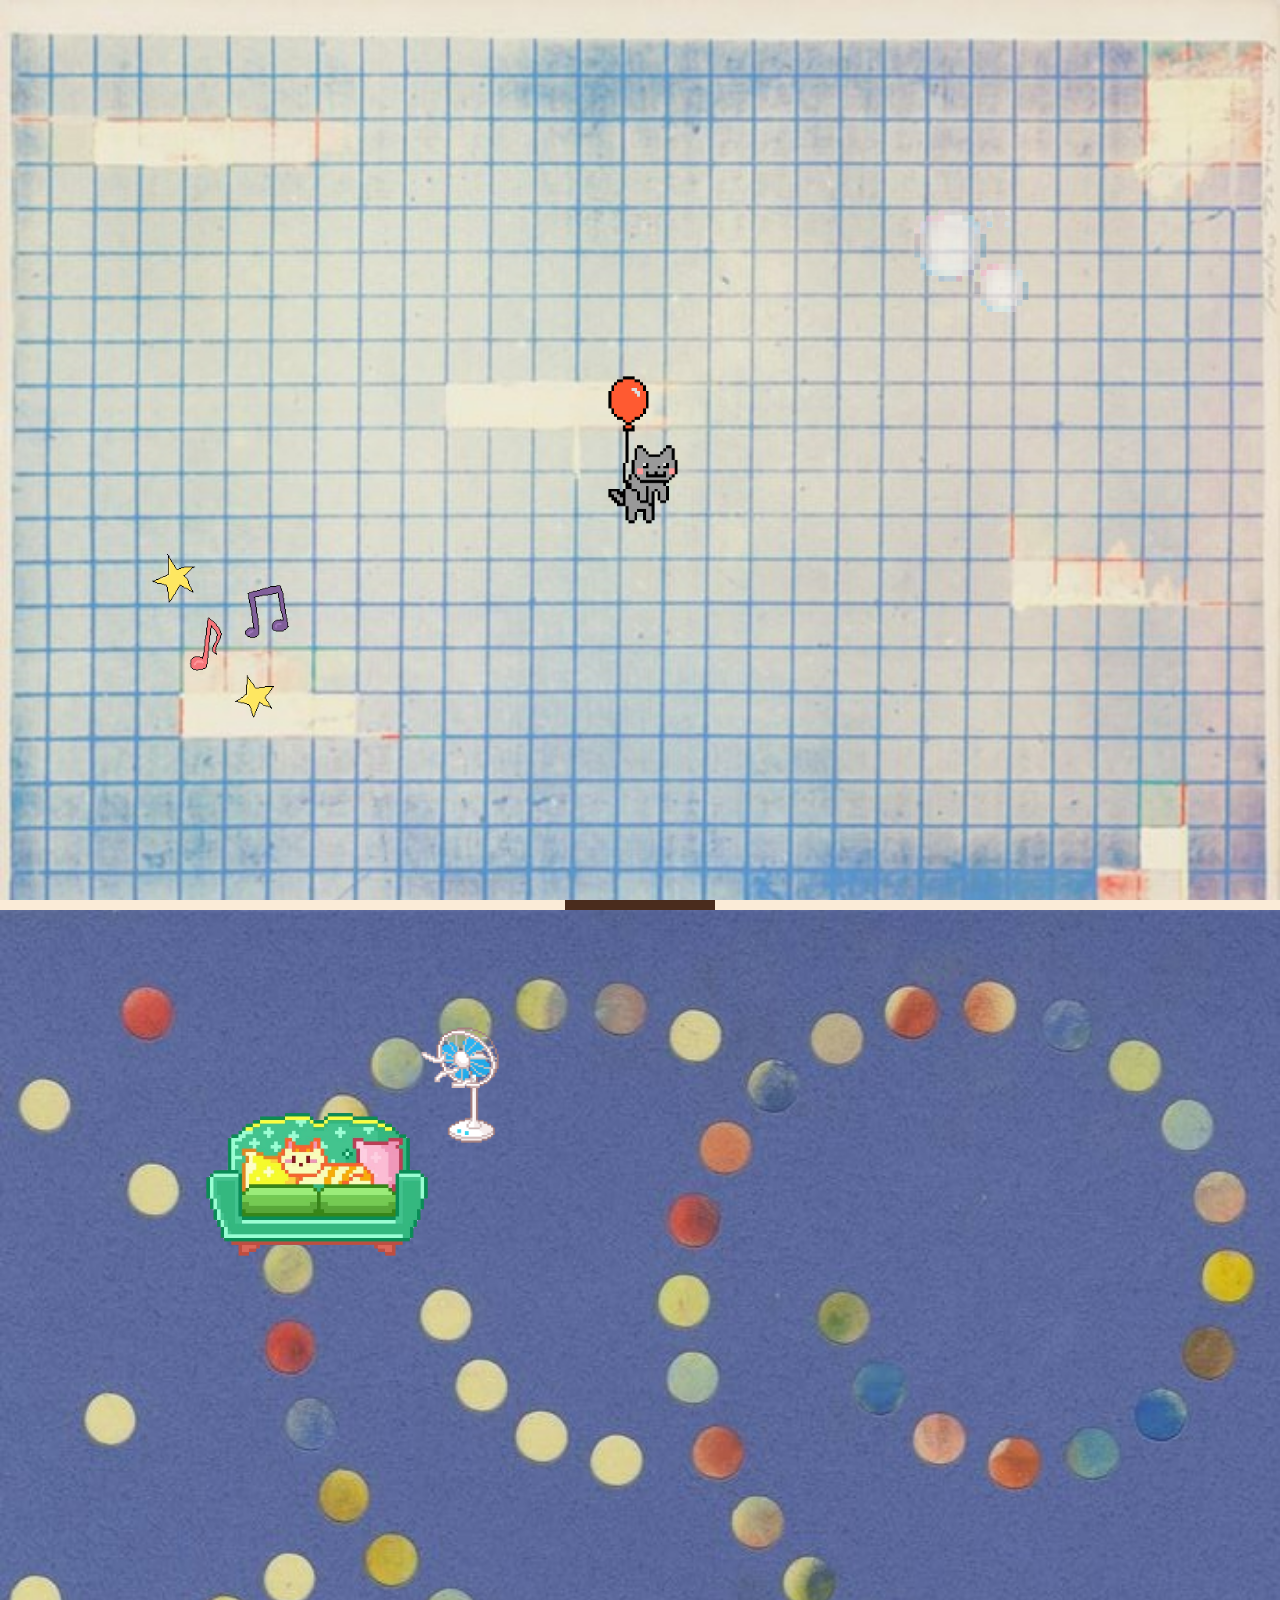
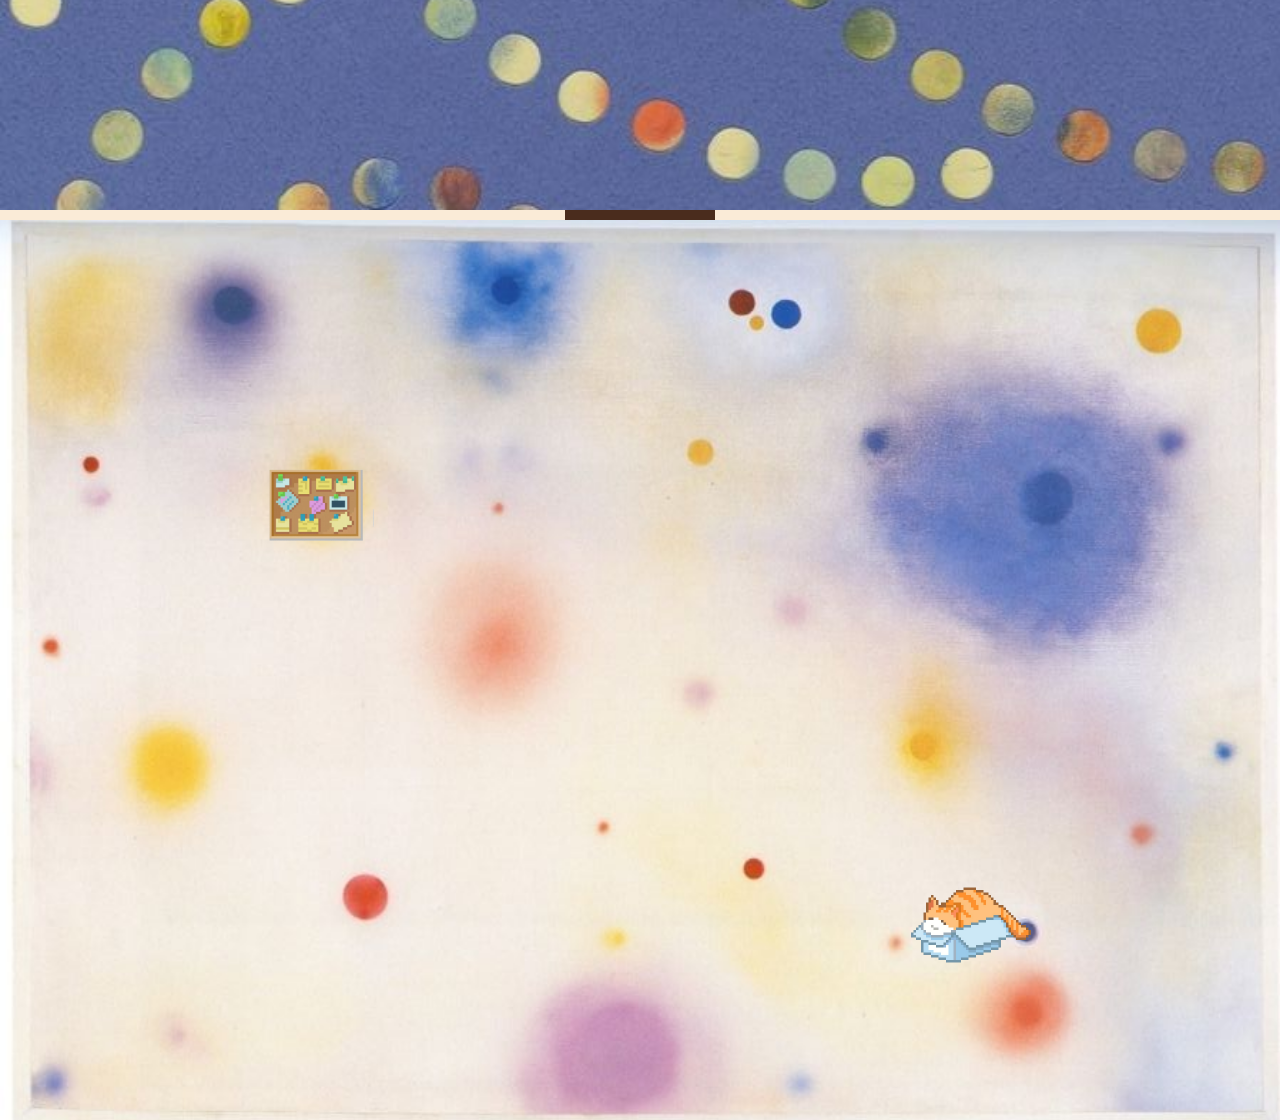
<file: Backroom copy/index.html>
<!DOCTYPE html>

<html>

    <head>

        <title>Backrooms</title>

        <meta name="description" content="Ivy Chang's Backrooms Project">
        <meta name="keywords" content="HTML, CSS">
        <meta name="author" content="Ivy Chang">

        <link rel="stylesheet" href="includes/style.css">

    </head>

    <body>

        <img id="cat" src="sources/cat.gif"/>

        <div id="room-1" class="rooms">
            <img id="music-note" class="room-item" src="images/song-pixel.gif"/>
            <img id="bubble" class="room-item" src="images/bubble.png"/>
        </div>

        <div class="wall">
            <div class="front-door"></div>
        </div>

        <div id="room-2" class="rooms">
            <div id="furniture-group">
                <img id="sofa" class="room-item" src="images/sofa.png"/>
                <img id="fan" class="room-item" src="images/fan.gif"/>
            </div>
        </div>

        <div class="wall">
            <div class="front-door"></div>
        </div>

        <div id="room-3" class="rooms">
            <div class="radial-gradient"></div>
            <img id="clipboard" class="room-item" src="images/clipboard.png"/>
            <img id="resting-cat" class="room-item" src="images/resting-cat.png"/>
        </div>
        
        <script type="text/javascript" src="includes/script.js"></script>
    </body>

</html>
</file>
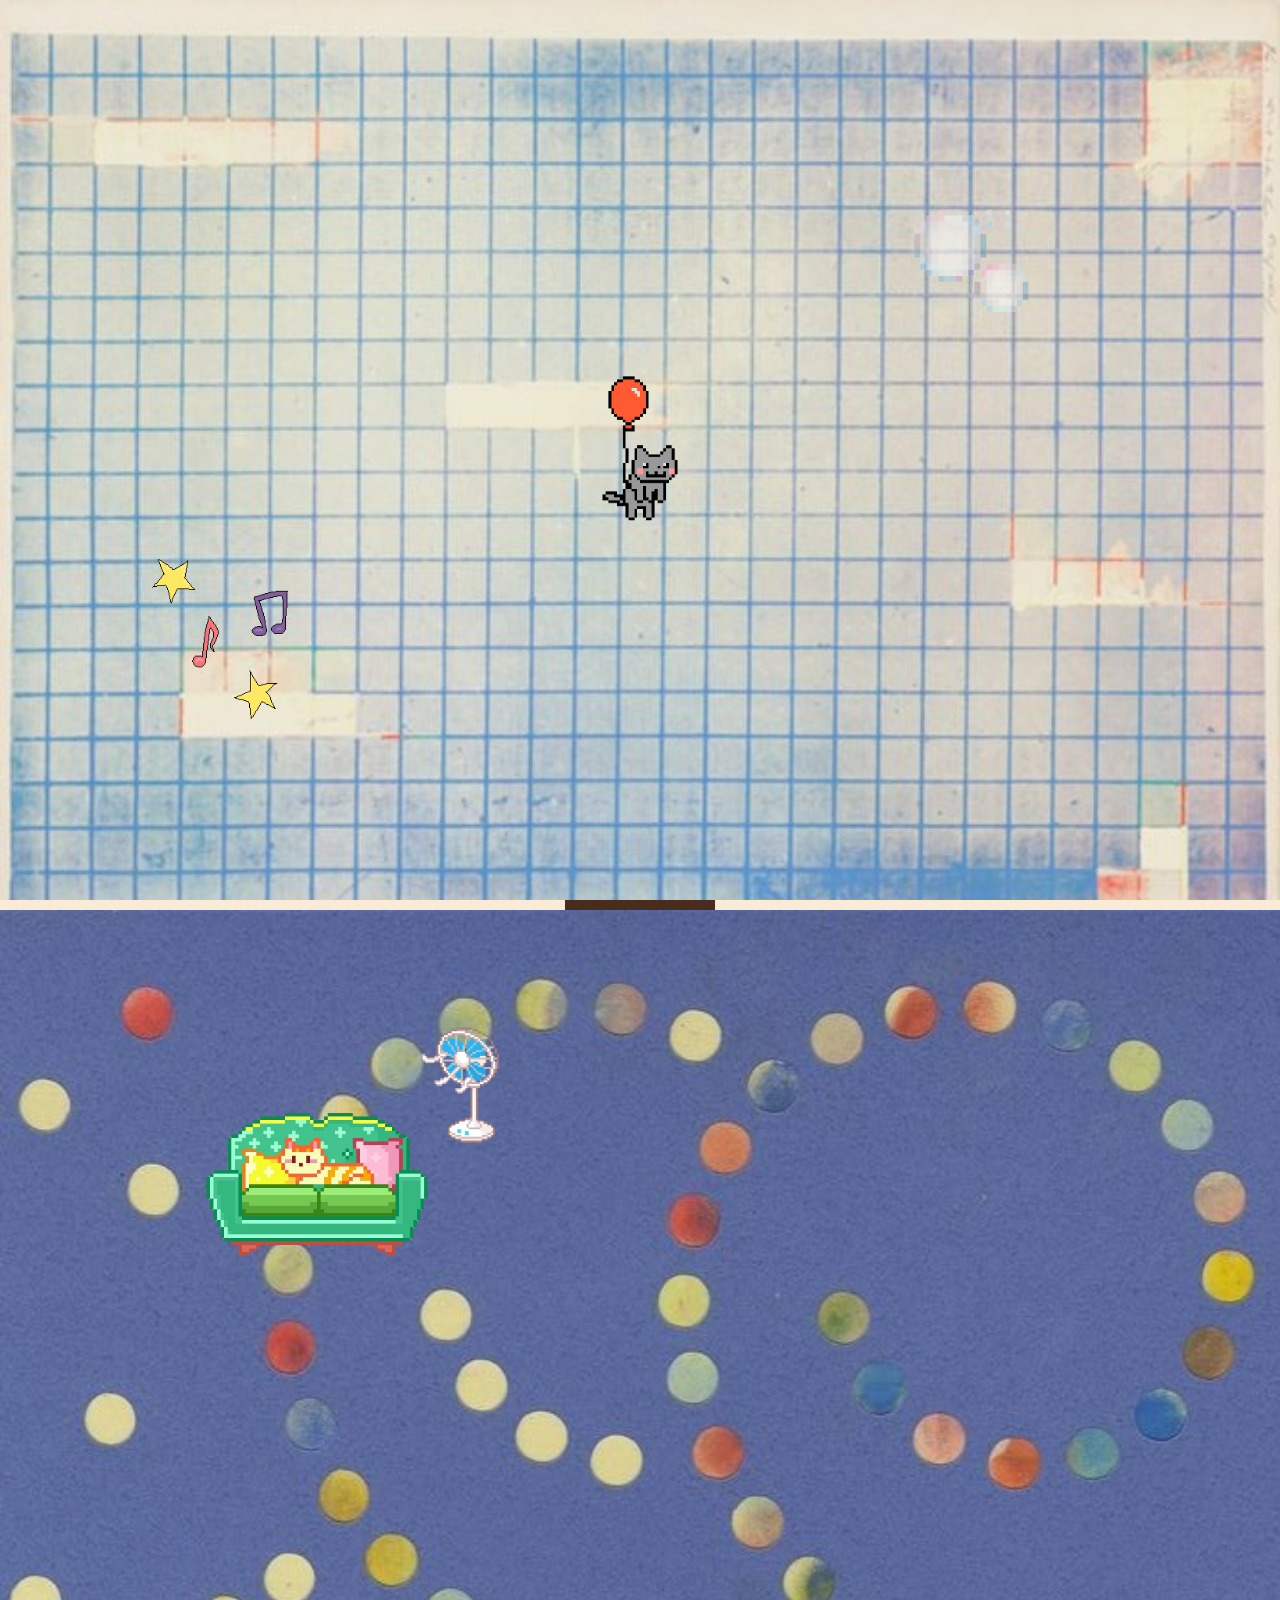
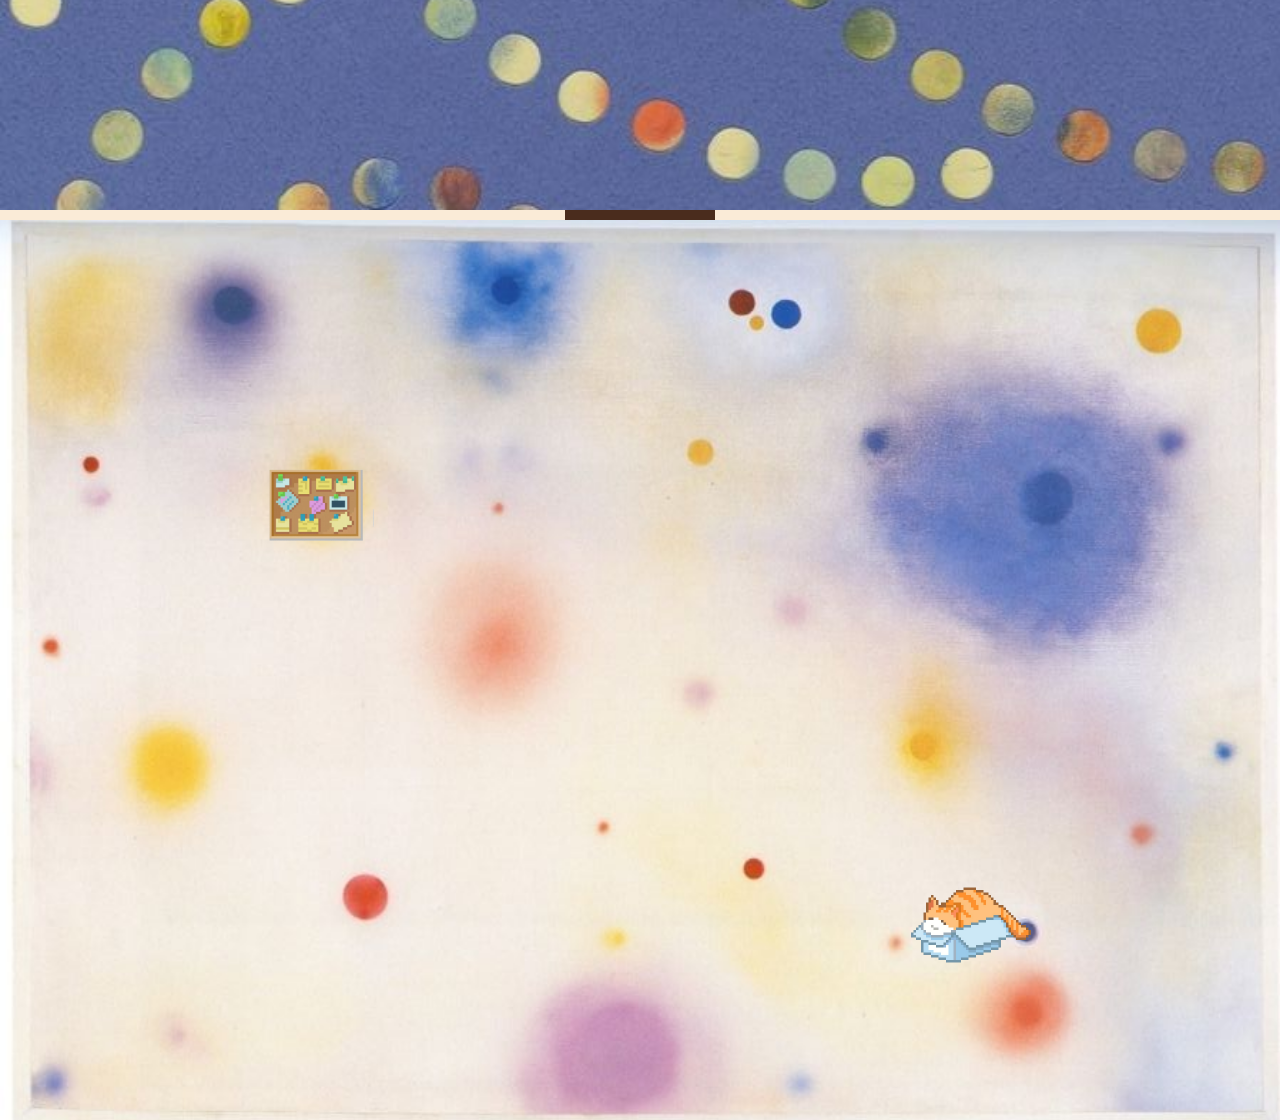
<file: Backroom/index.html>
<!DOCTYPE html>

<html>

    <head>

        <title>Backrooms</title>

        <meta name="description" content="Ivy Chang's Backrooms Project">
        <meta name="keywords" content="HTML, CSS">
        <meta name="author" content="Ivy Chang">

        <link rel="stylesheet" href="includes/style.css">

    </head>

    <body>

        <img id="cat" src="sources/cat.gif"/>

        <div id="room-1" class="rooms">
            <img id="music-note" class="room-item" src="images/song-pixel.gif"/>
            <img id="bubble" class="room-item" src="images/bubble.png"/>
        </div>

        <div class="wall">
            <div class="front-door"></div>
        </div>

        <div id="room-2" class="rooms">
            <div id="furniture-group">
                <img id="sofa" class="room-item" src="images/sofa.png"/>
                <img id="fan" class="room-item" src="images/fan.gif"/>
            </div>
        </div>

        <div class="wall">
            <div class="front-door"></div>
        </div>

        <div id="room-3" class="rooms">
            <div class="radial-gradient"></div>
            <img id="clipboard" class="room-item" src="images/clipboard.png"/>
            <img id="resting-cat" class="room-item" src="images/resting-cat.png"/>
        </div>
        
    </body>

</html>
</file>
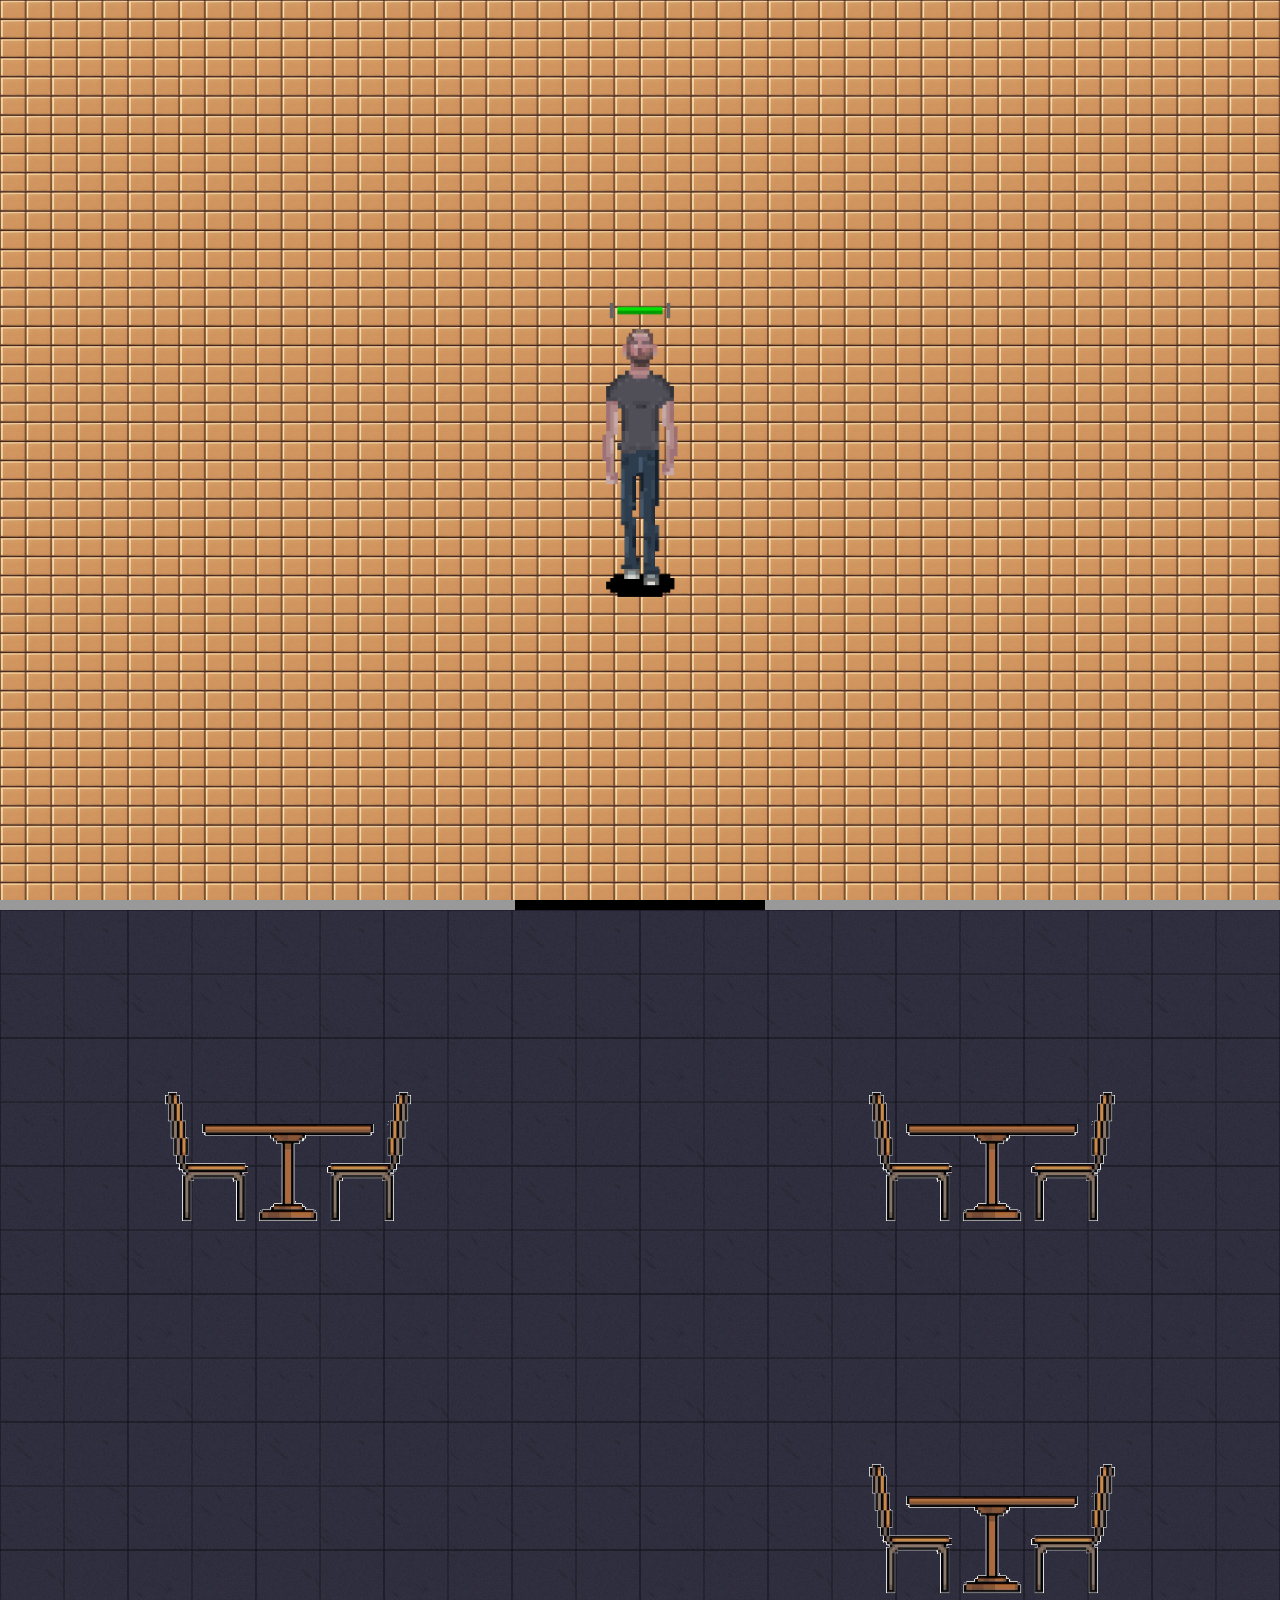
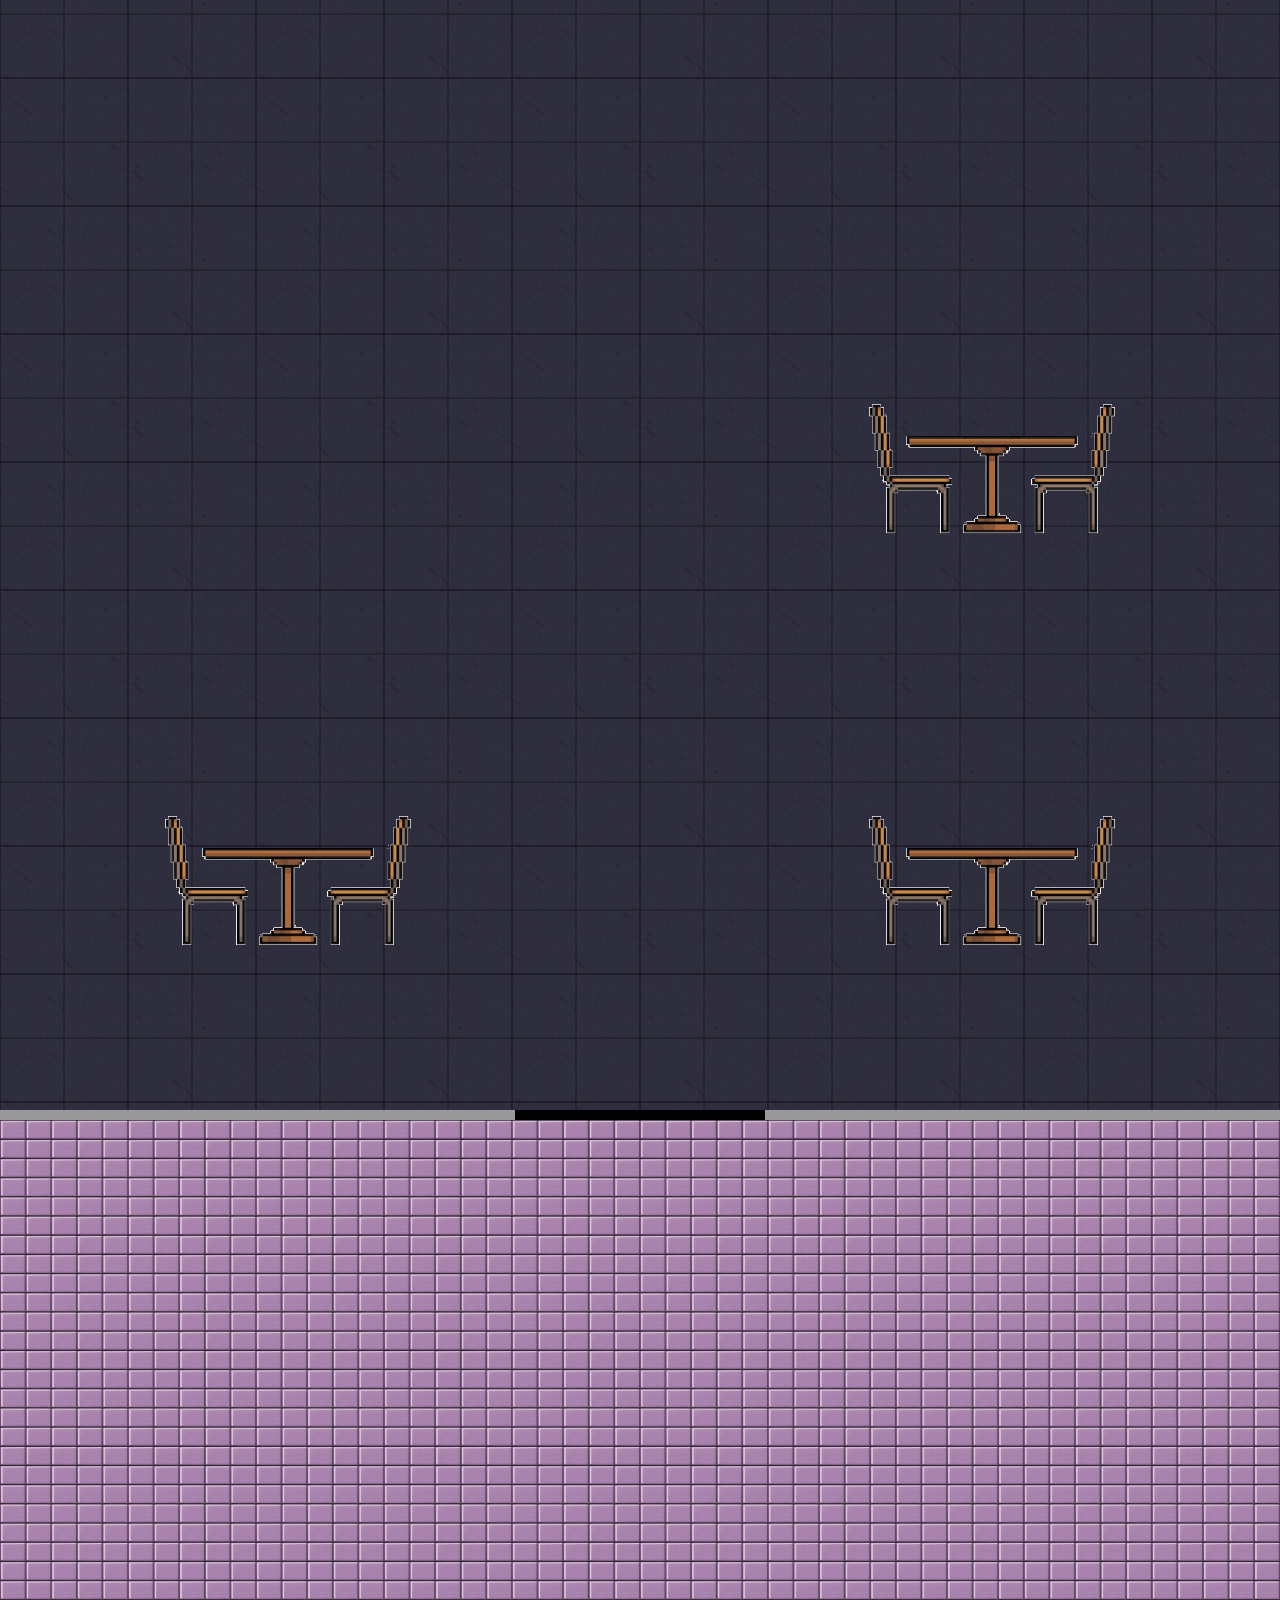
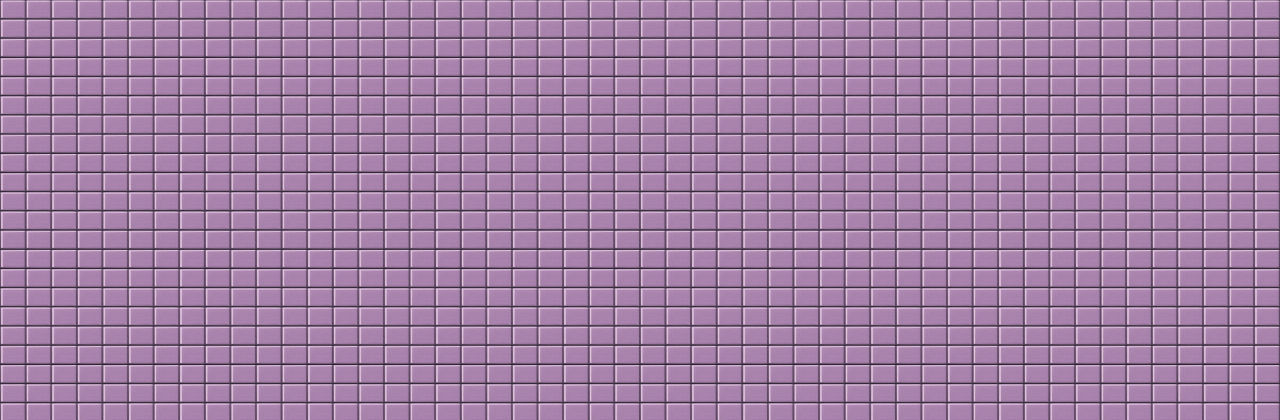
<file: Backrooms-with-JS/index.html>
<!DOCTYPE html>

<html>

    <head>

        <title>Backrooms 2.0</title>

        <meta name="description" content="Jeff Soyk's Backrooms Project">
        <meta name="keywords" content="HTML, CSS">
        <meta name="author" content="Jeff Soyk">

        <link rel="stylesheet" href="includes/styles_v2.css">

    </head>

    <body>

        <img id="walking-person" src="images/walking.gif"/>

        <div id="room-1" class="rooms"></div>

        <div id="wall-1" class="wall">
            <div class="front-door"></div>
        </div>

        <div id="room-2" class="rooms">

            <img class="table LeftTop" src="images/table.gif"/>
            <img class="table LeftBottom" src="images/table.gif"/>
            <img class="table RightTop" src="images/table.gif"/>
            <img class="table RightMiddleOne" src="images/table.gif"/>
            <img class="table RightMiddleTwo" src="images/table.gif"/>
            <img class="table RightBottom" src="images/table.gif"/>

        </div>

        <div id="wall-2" class="wall">
            <div class="front-door"></div>
        </div>

        <div id="room-3" class="rooms"></div>

        <script type="text/javascript" src="includes/scripts_v2.js"></script>
        
    </body>

</html>
</file>
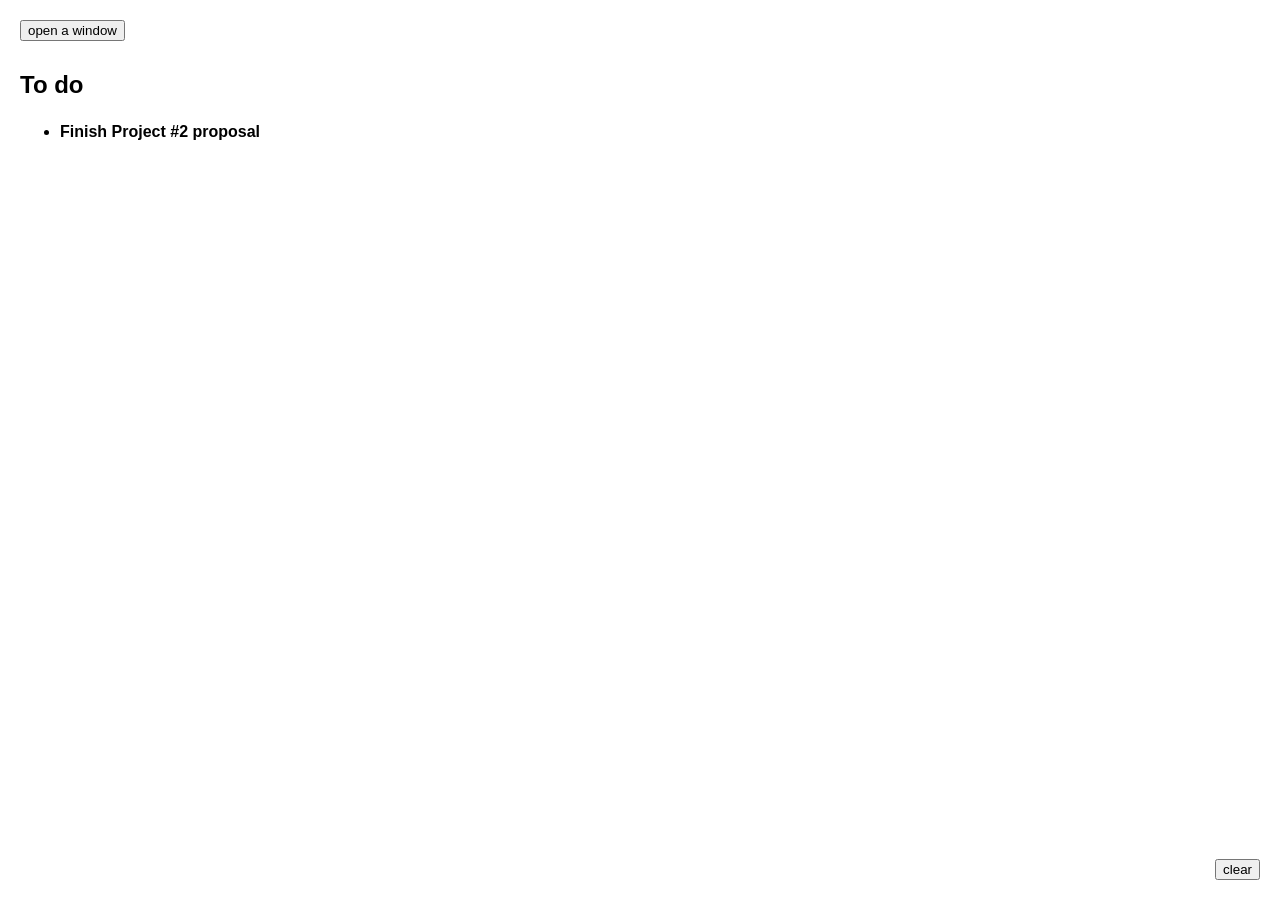
<file: dada_data_v2/index.html>
<!-- tells the browser this is a modern HTML5 page -->
<!DOCTYPE html>

  <!-- the head holds information ABOUT the page; nothing in here shows up on screen -->
  <head>

        <!-- the text shown on the browser tab -->
        <title>Dada Data</title>

        <!-- page info for search engines: a short summary, keywords, and who made it -->
        <meta name="description" content="Ivy's Dada Data page.">
        <meta name="keywords" content="HTML, CSS">
        <meta name="author" content="Ivy Chang">

        <!-- connects the stylesheet; href is the path from this file to the CSS file -->
        <link rel="stylesheet" href="includes/style.css">

    </head>

<!-- the body holds everything that shows up on screen -->
<body>


    <!-- test 1: random pop-up windows -->
    <!-- clicking this opens a window; the id lets JavaScript find it (#spawn-button) -->
    <button id="spawn-button">open a window</button>

    <!-- an empty container; JavaScript adds every pop-up window inside it -->
    <div id="window-layer"></div>

    <!-- closes every window to reveal the to-do list -->
    <button id="clear-button">clear</button>

    <!-- test 2: to-do list that never finishes -->
    <!-- a container that groups the heading and the list together -->
    <div id="todo">
        <!-- the to-do list's heading -->
        <h2>To do</h2>
        <!-- ul = unordered (bulleted) list; JavaScript adds new tasks to the top of it -->
        <ul id="todo-list">
            <!-- li = list item; this is the original task that never gets finished -->
            <!-- the class lets CSS style it differently (bold) -->
            <li class="original-task">Finish Project #2 proposal</li>
        </ul>
    </div>

    <!-- loads the JavaScript; it goes at the END of the body so all the elements
         above already exist when the script looks for them -->
    <script src="script.js"></script>
</body>
</html>
</file>
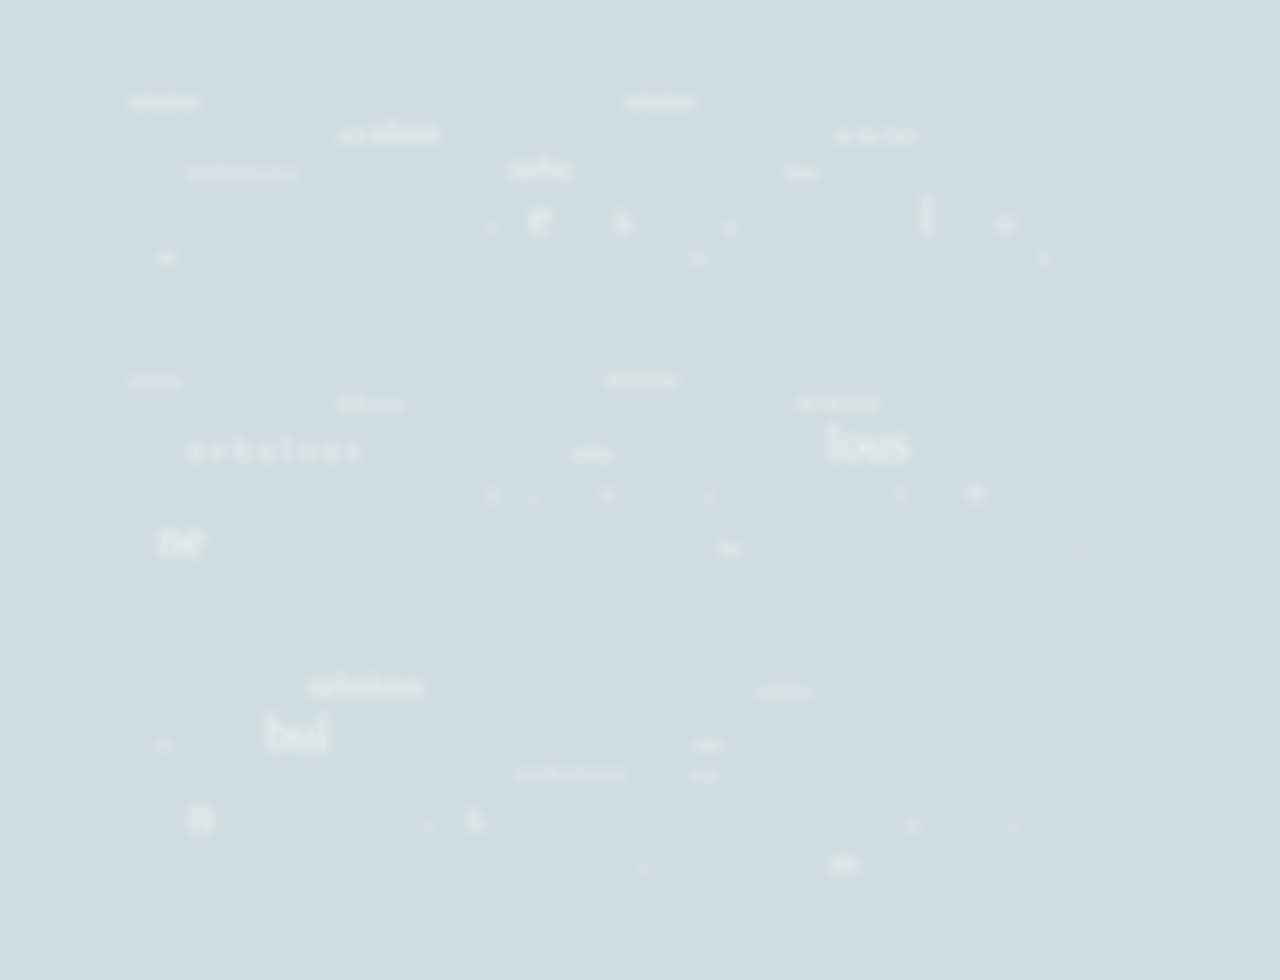
<file: project_1/index.html>
<!DOCTYPE html>

<html>

    <head>

        <title>Nebulous</title>

        <meta name="description" content="Ivy Chang's Nebulous Project">
        <meta name="keywords" content="HTML, CSS">
        <meta name="author" content="Ivy Chang">

        <link rel="stylesheet" href="style.css">

    </head>

    <body>

        <div id="ripple-1" class="ripple"></div>
        <div id="ripple-2" class="ripple"></div>
        <div id="ripple-3" class="ripple"></div>

        <div id="poem">

            <div class="text-block">
                <div class="line">
                    <span class="word medium">nebulous</span>
                    <span class="word medium space-14">nebulous</span>
                </div>
                <div class="line">
                    <span class="word medium space-7">neb</span>
                    <span class="word big">ulous</span>
                    <span class="word medium space-13">ne bu lous</span>
                </div>
                <div class="line">
                    <span class="word medium space-2">n e b u l o u s</span>
                    <span class="word big space-7">nebu</span>
                    <span class="word medium space-7">lous</span>
                </div>
                <div class="line">
                    <span class="word small space-12">n</span>
                    <span class="word huge space-1">e</span>
                    <span class="word big space-2">b</span>
                    <span class="word medium space-3">u</span>
                    <span class="word huge space-6">l</span>
                    <span class="word big space-2">o</span>
                </div>
                <div class="line">
                    <span class="word medium space-1">ne</span>
                    <span class="word small space-17">bu</span>
                    <span class="word medium space-11">s</span>
                </div>
            </div>

            <div class="text-block">
                <div class="line">
                    <span class="word small">nebulous</span>
                    <span class="word medium space-14">nebulous</span>
                </div>
                <div class="line">
                    <span class="word medium space-7">neb</span>
                    <span class="word small">ulous</span>
                    <span class="word medium space-13">ne bu lous</span>
                </div>
                <div class="line">
                    <span class="word big space-2">n e b u l o u s</span>
                    <span class="word medium space-7">nebu</span>
                    <span class="word huge space-7">lous</span>
                </div>
                <div class="line">
                    <span class="word medium space-12">n</span>
                    <span class="word small space-1">e</span>
                    <span class="word medium space-2">b</span>
                    <span class="word small space-3">u</span>
                    <span class="word medium space-6">l</span>
                    <span class="word big space-2">o</span>
                </div>
                <div class="line">
                    <span class="word huge space-1">ne</span>
                    <span class="word medium space-17">bu</span>
                    <span class="word small space-11">s</span>
                </div>
            </div>

            <div class="text-block">
                <div class="line">
                    <span class="word big space-6">nebulous</span>
                    <span class="word small space-11">nebulous</span>
                </div>
                <div class="line">
                    <span class="word small space-1">ne</span>
                    <span class="word huge space-3">bul</span>
                    <span class="word medium space-12">ous</span>
                </div>
                <div class="line">
                    <span class="word medium space-13">n e b u l o u s</span>
                    <span class="word small space-2">nebu</span>
                </div>
                <div class="line">
                    <span class="word huge space-2">n</span>
                    <span class="word small space-7">e</span>
                    <span class="word big space-1">b</span>
                    <span class="word medium space-14">u</span>
                    <span class="word small space-3">l</span>
                </div>
                <div class="line">
                    <span class="word small space-17">o</span>
                    <span class="word big space-6">us</span>
                </div>
            </div>

        </div>

    </body>

</html>
</file>
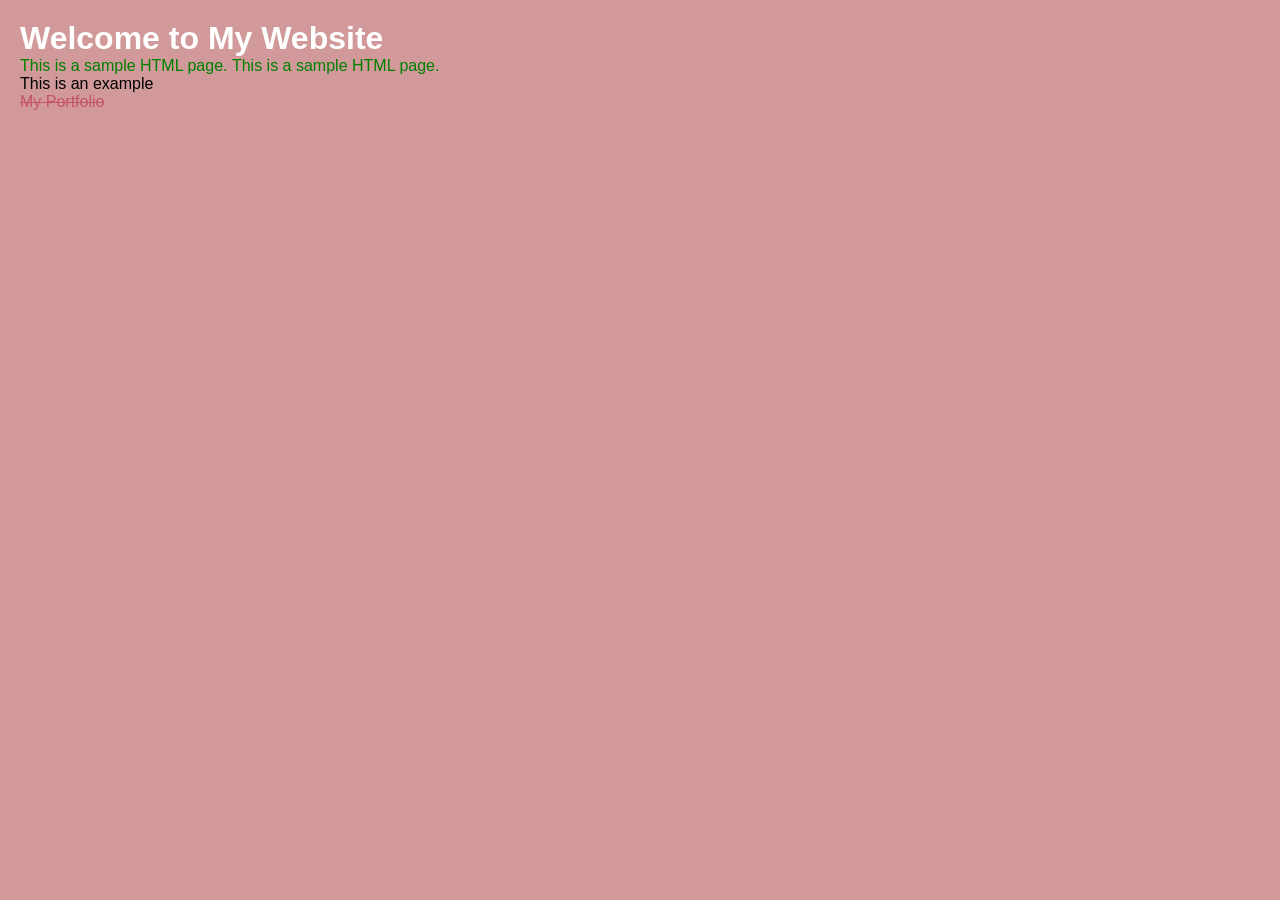
<file: Backroom copy/test.html>
<!DOCTYPE html>

<html>
    
    <head>
   
        <title>My Website</title>

    </head>

    <style>
        * {
            margin:auto;
        }

        body {
            font-family: Work-Sans, sans-serif;
            background-color: #d19999;
            margin: 0;
            padding: 20px;
        }

        h1 {
            color: white;
        }

        .green_text {
            color: green;
        }

        .inline_text {
            display: inline-block;
        }

        a{
            color: rgb(196, 84, 103);
            text-decoration: line-through;
        }

        a:hover {
            color: rgb(84, 196, 190);
            text-decoration: none;
        }

    </style>

    <body>
        
        <h1>Welcome to My Website</h1>
        <p class="green_text inline_text">This is a sample HTML page.</p>
        <p class="green_text inline_text">This is a sample HTML page.</p>
        <p> This is an example</p>
        <a href="http://ivychang.com">My Portfolio</a>

    </body>

</html>
</file>
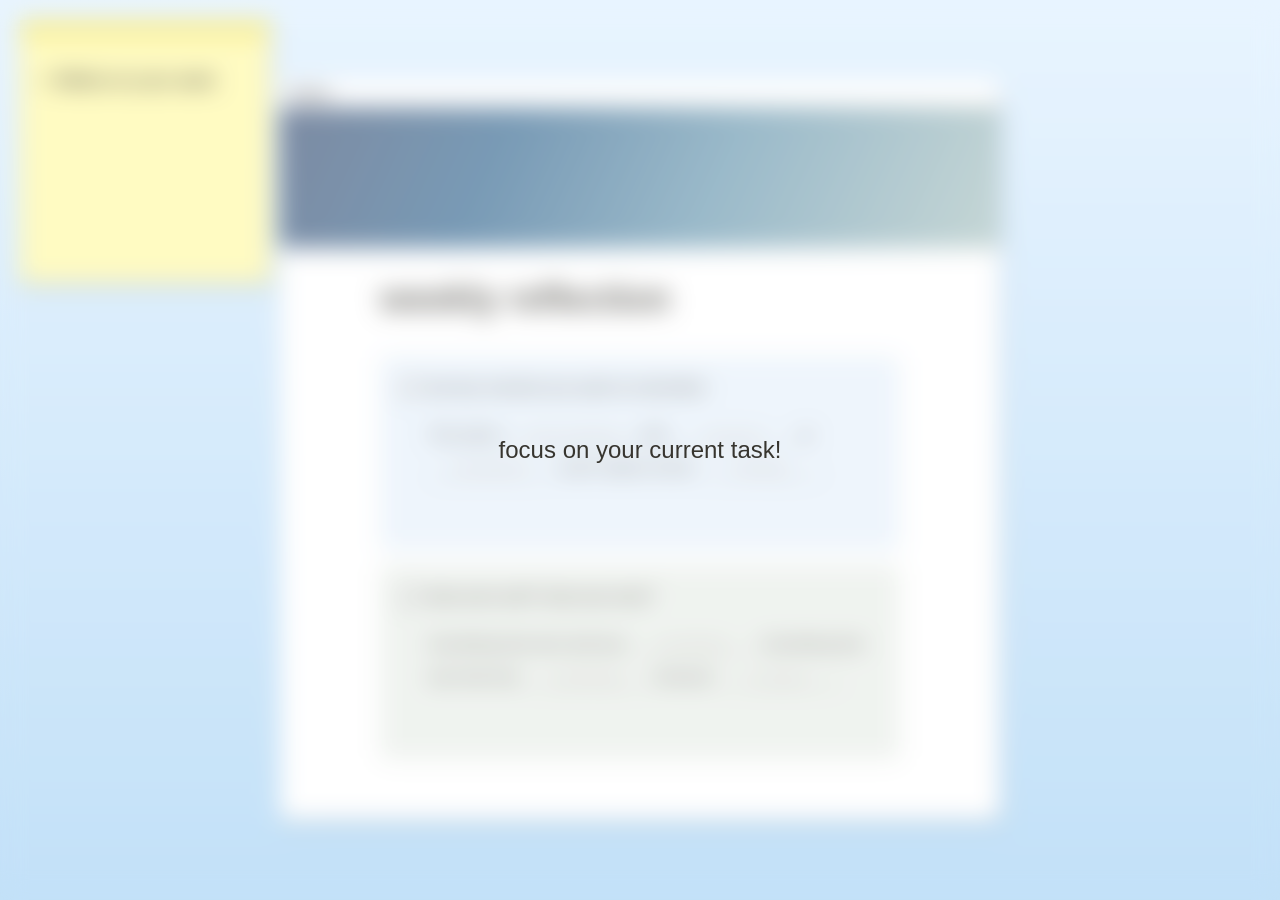
<file: dada_data/index_v3.html>
<!DOCTYPE html>
<html lang="en">

    <head>

        <!-- needed so symbols like × display correctly -->
        <meta charset="UTF-8">

        <title>Dada Data</title>

        <meta name="description" content="Ivy's Dada Data page.">
        <meta name="keywords" content="HTML, CSS">
        <meta name="author" content="Ivy Chang">

        <link rel="stylesheet" href="includes/style_v3.css">

    </head>

<body>

    <!-- the to-do list, on a yellow sticky note -->
    <div id="sticky-note">
        <ul id="todo-list">
            <!-- the main task; new tasks push in above it -->
            <li class="main-task">Reflect on your week</li>
        </ul>
    </div>

    <!-- the initial task: a Notion-style journal page the user is trying to focus on -->
    <div id="task-window">
        <div class="title-bar">Notion</div>

        <!-- the colored cover image across the top of the page -->
        <div id="cover"></div>

        <div id="page">
            <!-- the page title -->
            <h1 id="page-title">weekly reflection</h1>

            <!-- each section is a colored "callout" box: a prompt, then a fill-in-the-blank sentence -->
            <!-- each <input> is one blank; placeholder is the gray hint shown before typing -->
            <div class="callout blue">
                <p class="callout-prompt">💭 one key moment you want to remember</p>
                <p class="fill-in">
                    This week, I <input class="blank" placeholder="did something">
                    with <input class="blank" placeholder="someone">
                    at <input class="blank" placeholder="somewhere">,
                    and it made me feel <input class="blank" placeholder="a feeling">.
                </p>
            </div>

            <div class="callout green">
                <p class="callout-prompt">💭 what went well? what was hard?</p>
                <p class="fill-in">
                    Something that went well was <input class="blank" placeholder="something">.
                    Something that was hard was <input class="blank" placeholder="something">,
                    because <input class="blank" placeholder="a reason">.
                </p>
            </div>
        </div>
    </div>

    <!-- an empty container; JavaScript adds every pop-up window inside it -->
    <div id="window-layer"></div>

    <!-- the opening screen: blurs everything until the user clicks anywhere -->
    <div id="focus-screen">
        <p>focus on your current task!</p>
    </div>

    <script src="includes/script_v3.js"></script>
</body>
</html>
</file>
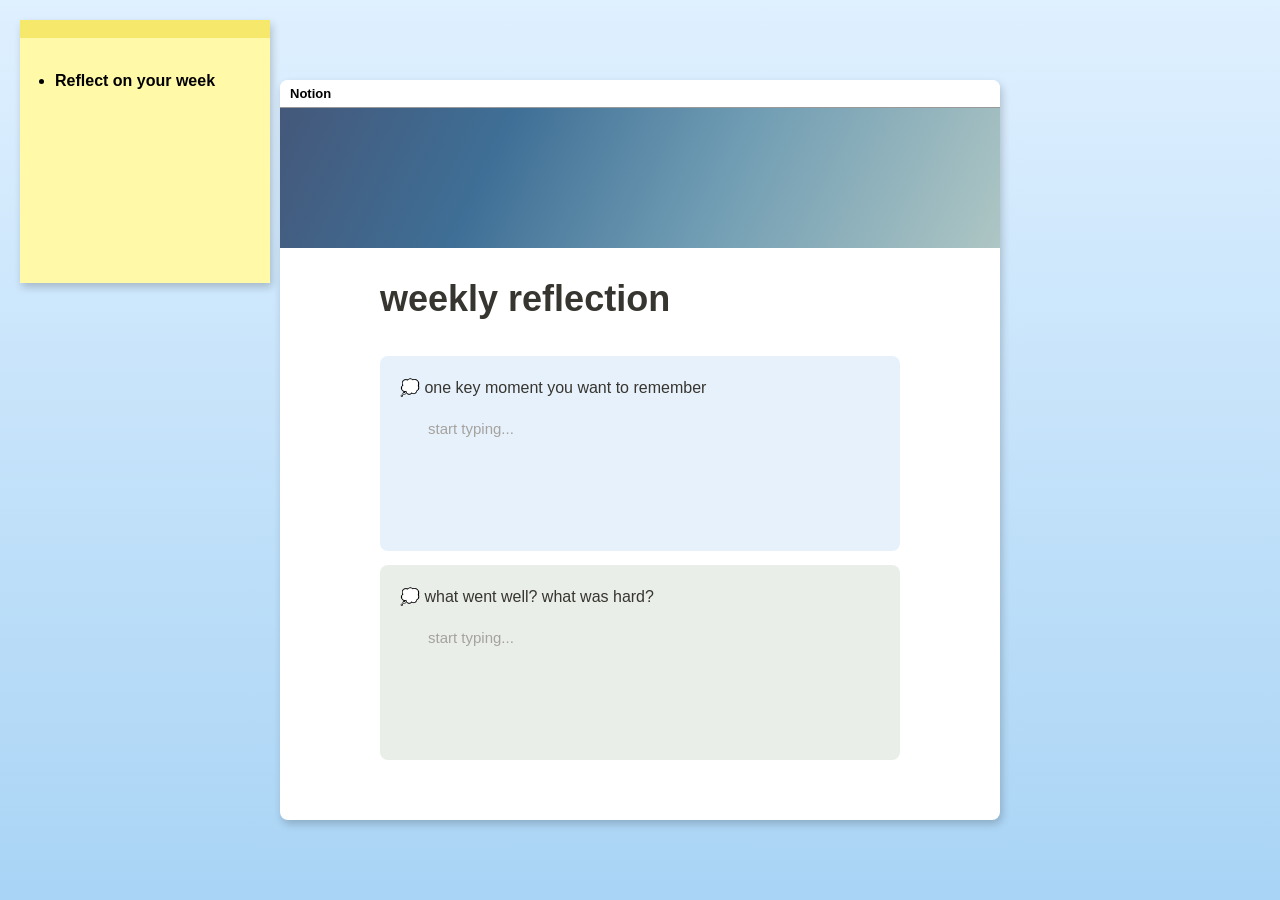
<file: dada_data_v2/index_v2.html>
<!DOCTYPE html>
<html lang="en">

    <head>

        <!-- needed so symbols like × display correctly -->
        <meta charset="UTF-8">

        <title>Dada Data</title>

        <meta name="description" content="Ivy's Dada Data page.">
        <meta name="keywords" content="HTML, CSS">
        <meta name="author" content="Ivy Chang">

        <link rel="stylesheet" href="includes/style_v2.css">

    </head>

<body>

    <!-- the to-do list, on a yellow sticky note -->
    <div id="sticky-note">
        <ul id="todo-list">
            <!-- the main task; new tasks push in above it -->
            <li class="main-task">Reflect on your week</li>
        </ul>
    </div>

    <!-- the initial task: a Notion-style journal page the user is trying to focus on -->
    <div id="task-window">
        <div class="title-bar">Notion</div>

        <!-- the colored cover image across the top of the page -->
        <div id="cover"></div>

        <div id="page">
            <!-- the page title -->
            <h1 id="page-title">weekly reflection</h1>

            <!-- each section is a colored "callout" box: a prompt, then a box to type in -->
            <!-- textarea = a box you can type in; placeholder is the gray text shown before typing -->
            <div class="callout blue">
                <p class="callout-prompt">💭 one key moment you want to remember</p>
                <textarea class="callout-text" placeholder="start typing..."></textarea>
            </div>

            <div class="callout green">
                <p class="callout-prompt">💭 what went well? what was hard?</p>
                <textarea class="callout-text" placeholder="start typing..."></textarea>
            </div>
        </div>
    </div>

    <!-- an empty container; JavaScript adds every pop-up window inside it -->
    <div id="window-layer"></div>

    <script src="includes/script_v2.js"></script>
</body>
</html>
</file>
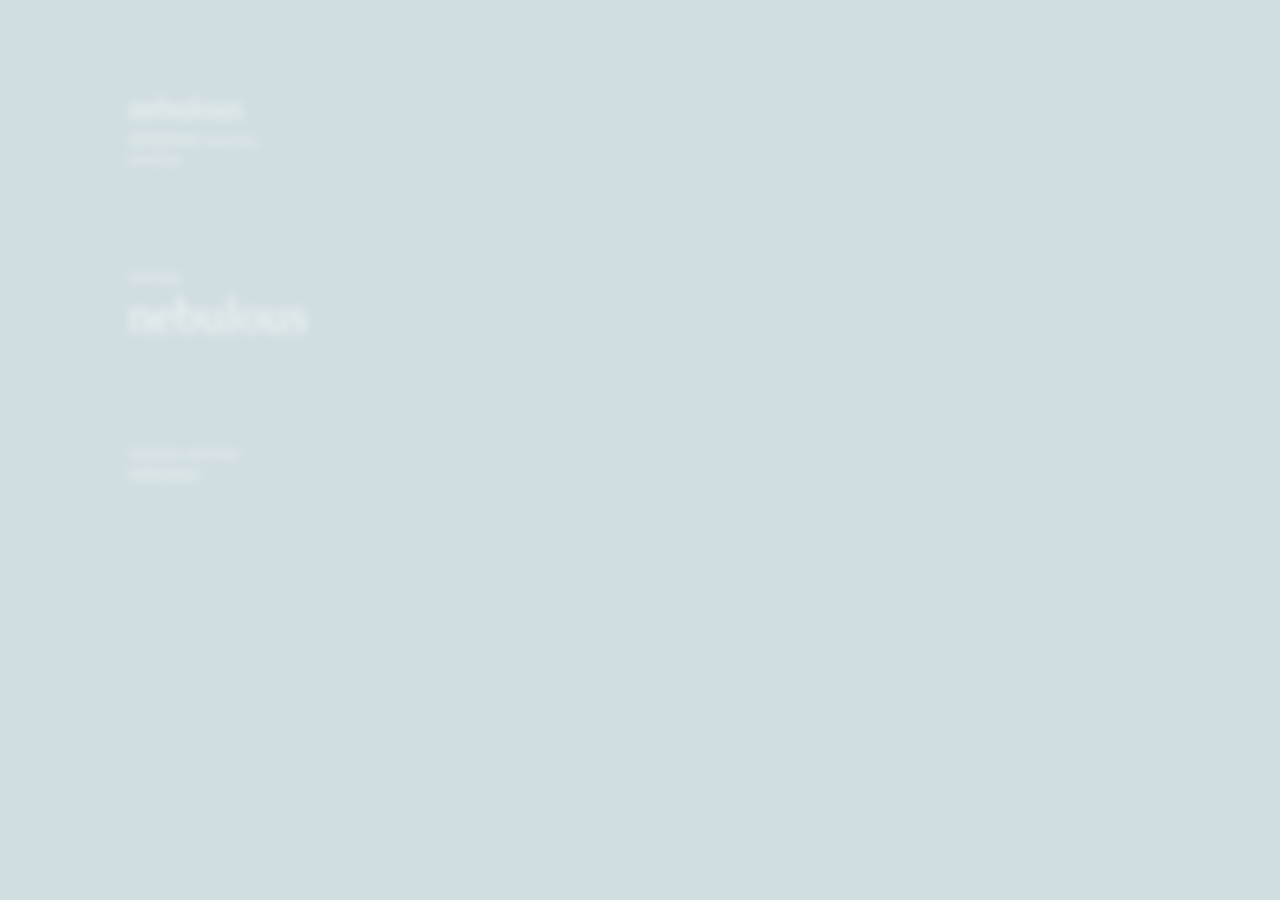
<file: project_1/nebulous.html>
<!DOCTYPE html>

<html>

    <head>

        <title>Nebulous</title>

        <meta name="description" content="Ivy Chang's Nebulous Project">
        <meta name="keywords" content="HTML, CSS">
        <meta name="author" content="Ivy Chang">

        <link rel="stylesheet" href="style.css">

    </head>

    <body>

        <div id="poem">

            <div class="stanza">
                <div class="word big">nebulous</div>
            </div>

            <div class="text-block">
                <div class="word medium">nebulous</div>
                <div class="word small">nebulous</div><br>
                <div class="word small">nebulous</div>
            </div>

            <div class="text-block">
                <div class="word small">nebulous</div><br>
                <div class="word huge">nebulous</div>
            </div>

            <div class="text-block">
                <div class="word small">nebulous</div>
                <div class="word small">nebulous</div><br>
                <div class="word medium">nebulous</div>
            </div>

        </div>

    </body>

</html>
</file>
<file: Backroom copy/includes/style.css>
html, body {
    width: 100%;
    height: 100%;
    margin: 0;
}

#cat {
    position: fixed;
    top:50%;
    left:50%;
    transform: translate(-50%, -50%);
    z-index:1;
    width: 75px;
    height:auto;
    transition: all 0.3s ease;
}

.rooms {
    position: relative;
    width: 100vw;
}

#room-1 {
    height: 100vh;
    background-image: url("../images/room1.jpg");
    background-size: cover;
    background-repeat: no-repeat;
}

#room-2 {
    height: 100vh;
    background-image: url("../images/room2.jpg");
    background-size: cover;
    background-repeat: no-repeat;
}

#room-3 {
    height: 100vh;
    background-image: url("../images/room3.jpg");
    background-size: cover;
    background-repeat: no-repeat;
}

.wall {
    position:relative;
    height: 10px;
    width: 100%;
    background-color:antiquewhite
}

.room-item {
    position: absolute;
    transition: transform 0.3s ease;
}

#music-note {
    top: 60%;
    left: 10%;
    width: 200px;
    height: auto;
}

#furniture-group {
    position: absolute;
    top: 15%;
    left: 15%;
}

#sofa {
    position: absolute;
    top: 0;
    left: 0;
    width: 250px;
    height: auto;
}

#fan {
    position: absolute;
    top: -40px;
    left: 220px;
    width: 100px;
    height: auto;
}

#clipboard {
    top: 25%;
    left: 20%;
    width: 120px;
    height: auto;
}

#clipboard:hover {
    transform: scale(1.2);
    transition: transform 0.3s ease;
}

#resting-cat {
    top: 70%;
    left: 70%;
    width: 150px;
    height: auto;
    transition: all 0.3s ease;
}

#bubble {
    top: 20%;
    left: 70%;
    width: 150px;
    height: auto;
    opacity: 0.5;
    transition: transform 0.3s ease, opacity 0.3s ease;
}

#bubble:hover {
    transform: scale(1.1);
    opacity: 0.7;
}

.front-door {
    position: absolute;
    top: 50%;
    left: 50%;
    transform: translate(-50%, -50%);
    width: 150px;
    height: 100%;
    background-color: #4a2c1d;
}
</file>
<file: Backroom/includes/style.css>
html, body {
    width: 100%;
    height: 100%;
    margin: 0;
}

#cat {
    position: fixed;
    top:50%;
    left:50%;
    transform: translate(-50%, -50%);
    z-index:1;
    width: 75px;
    height:auto;
}

.rooms {
    position: relative;
    width: 100vw;
}

#room-1 {
    height: 100vh;
    background-image: url("../images/room1.jpg");
    background-size: cover;
    background-repeat: no-repeat;
}

#room-2 {
    height: 100vh;
    background-image: url("../images/room2.jpg");
    background-size: cover;
    background-repeat: no-repeat;
}

#room-3 {
    height: 100vh;
    background-image: url("../images/room3.jpg");
    background-size: cover;
    background-repeat: no-repeat;
}

.wall {
    position:relative;
    height: 10px;
    width: 100%;
    background-color:antiquewhite
}

.room-item {
    position: absolute;
}

#music-note {
    top: 60%;
    left: 10%;
    width: 200px;
    height: auto;
}

#furniture-group {
    position: absolute;
    top: 15%;
    left: 15%;
}

#sofa {
    position: absolute;
    top: 0;
    left: 0;
    width: 250px;
    height: auto;
}

#fan {
    position: absolute;
    top: -40px;
    left: 220px;
    width: 100px;
    height: auto;
}

#clipboard {
    top: 25%;
    left: 20%;
    width: 120px;
    height: auto;
}

#clipboard:hover {
    transform: scale(1.2);
    transition: transform 0.3s ease;
}

#resting-cat {
    top: 70%;
    left: 70%;
    width: 150px;
    height: auto;
}

#bubble {
    top: 20%;
    left: 70%;
    width: 150px;
    height: auto;
    opacity: 0.5;
    transition: transform 0.3s ease, opacity 0.3s ease;
}

#bubble:hover {
    transform: scale(1.1);
    opacity: 0.7;
}

.front-door {
    position: absolute;
    top: 50%;
    left: 50%;
    transform: translate(-50%, -50%);
    width: 150px;
    height: 100%;
    background-color: #4a2c1d;
}
</file>
<file: Backrooms-with-JS/includes/styles_v2.css>
html, body {
    width:100%;
    margin:0;
    overflow-x:hidden;
}

#walking-person {
    position:fixed;
    top:50%;
    left:50%;
    transform:translate(-50%,-50%);
    z-index:1;
    width:75px;
    height:auto;
    transition: all 0.5s ease;
    cursor: pointer;
}

.rooms {
    position:relative;
    width:100vw;
}

#room-1 {
    height:100vh;
    background-image: url("../images/kitchen-tile.jpg");
    background-size: 2% auto;
    background-repeat: repeat;
}

.wall {
    position:relative;
    height:10px;
    width:100%;
    background-color: #999;
}

.front-door {
    position:absolute;
    left:50%;
    transform:translateX(-50%);
    height:100%;
    width:250px;
    background-color:#000;
}

#room-2 {
    height:200vh;
    background-image: url("../images/floor.jpg");
    background-size: 20% auto;
    background-repeat: repeat;
}

#room-3 {
    height:100vh;
    background-image: url("../images/kitchen-tile_purple.jpg");
    background-size: 2% auto;
    background-repeat: repeat;
}

#mop {
    position:absolute;
    bottom:10px;
    left:10px;
    width:300px;
    height:auto;
}


.table {
    position: absolute;
    width:20%;
    height:auto;
    margin:10rem;
    transition: all 0.5s ease;
}

.RightTop {
    right:0;
}

.RightBottom {
    right:0;
    bottom:0;
}

.RightMiddleOne {
    right:0;
    top:25%;
    transform: translateY(-50%);
}

.RightMiddleTwo {
    right:0;
    top:55%;
    transform: translateY(-50%);
}

.LeftBottom {
    left:0;
    bottom:0;
}
</file>
<file: dada_data_v2/includes/style.css>
/* the whole page */
body {
    margin: 0;                  /* removes the browser's default space around the page */
    padding: 20px;              /* adds your own space inside the page edges */
    font-family: sans-serif;    /* uses the computer's default sans-serif font */
    background: white;          /* sets the page color so it doesn't follow dark mode */
}

/* ---------- test 1: pop-up windows ---------- */

/* the invisible layer that holds all the windows */
#window-layer {
    position: fixed;            /* pinned to the browser window; doesn't scroll */
    inset: 0;                   /* shorthand for top/right/bottom/left: 0 — covers the whole screen */
}

/* each pop-up window */
.popup {
    position: absolute;         /* lets JavaScript place it with left and top */
    width: 260px;               /* fixed size */
    height: 160px;              /* empty windows need a height, or they'd be flat */
    background: white;
    border: 1px solid #999;     /* thin gray outline: thickness, style, color */
    border-radius: 8px;         /* rounded corners */
    box-shadow: 0 6px 20px rgba(0, 0, 0, 0.2);  /* soft shadow: x offset, y offset, blur, color at 20% opacity */
}

/* stays where it is, but on top of the windows */
#spawn-button {
    position: relative;         /* keeps it in its normal spot; needed for z-index to work */
    z-index: 10;                /* stacking order: higher sits on top, so windows never cover it */
}

/* stays in the corner, on top of the windows */
#clear-button {
    position: fixed;            /* pinned to the browser window */
    right: 20px;                /* 20px from the right edge */
    bottom: 20px;               /* 20px from the bottom edge */
    z-index: 10;                /* stacking order: higher sits on top, so windows never cover it */
}

/* ---------- test 2: to-do list ---------- */

/* the box around the heading and list */
#todo {
    width: 280px;
    margin-top: 30px;           /* space between the list and the content above it */
}

/* every list item, including new ones JavaScript adds later */
#todo-list li {
    padding: 4px 0;             /* 4px above and below each task, 0 on the sides */
}

/* the original task, bold so you can track it as it sinks */
.original-task {
    font-weight: bold;
}
</file>
<file: project_1/style.css>
html, body {
    width: 100%;
    height: 100%;
    margin: 0;
    /* overflow: hidden;
}

body {
    /* overflow: hidden; */
    background-color: #d0dde1;
    font-family: "DM Serif Display", serif;
}

#poem {
    position: absolute;
    top: 10%;
    left: 10%;
}

.text-block {
    margin-bottom: 100px;
}

.word {
    display: inline-block;
    color: #feffff;
    opacity: 0.8;
    filter: blur(5px);
    transition: opacity 1s ease, filter 1s ease;
}

.word:hover {
    opacity: 1;
    filter: blur(0px);
    /* transform: translateY(-10px); */
}

.small {
    font-size: 15px;
}

.medium {
    font-size: 20px;
}

.big {
    font-size: 32px;
}

.huge {
    font-size: 50px;
}

.space-1 {
    margin-left: 30px;
}

.space-2 {
    margin-left: 60px;
}

.space-3 {
    margin-left: 90px;
}

.space-6 {
    margin-left: 180px;
}

.space-7 {
    margin-left: 210px;
}

.space-11 {
    margin-left: 330px;
}

.space-12 {
    margin-left: 360px;
}

.space-13 {
    margin-left: 390px;
}

.space-14 {
    margin-left: 420px;
}

.space-17 {
    margin-left: 510px;
}

.ripple {
    position: absolute;
    width: 150px;
    height: 150px;
    border: 2px solid #ebf8f7;
    border-radius: 50%;
    opacity: 0;
    animation: ripple 6s ease-out infinite;
}

#ripple-1 {
    top: 15%;
    right: 40%;
}

#ripple-2 {
    top: 45%;
    left: 30%;
    animation-delay: 2s;
}

#ripple-3 {
    top: 70%;
    left: 70%;
    animation-delay: 4s;
}

@keyframes ripple {
    from {
        transform: scale(0.3);
        opacity: 1;
    }
    to {
        transform: scale(2);
        opacity: 0;
    }
}
</file>
<file: dada_data/includes/style_v3.css>
/* the browser window itself: never scrolls */
html {
    overflow: hidden;
}

/* the whole page */
body {
    margin: 0;
    font-family: sans-serif;
    background: linear-gradient(#dff0ff, #a9d4f5);  /* light blue gradient, lighter at the top */
    background-attachment: fixed;   /* stretches the gradient to fill the whole screen */
    overflow: hidden;               /* the page never scrolls */
    height: 100vh;                  /* the page is exactly as tall as the screen */
    display: flex;                  /* lets the Notion window be centered below */
    justify-content: center;        /* centers it left to right */
    align-items: center;            /* centers it top to bottom */
}

/* gray bar across the top of every window, showing the app name */
.title-bar {
    padding: 6px 10px;
    background: #dddddd;
    border-bottom: 1px solid #999;  /* gray line between the title bar and the content */
    font-size: 13px;
    font-weight: bold;
}

/* ---------- the initial task ---------- */

#task-window {
    width: 720px;
    height: 740px;               /* tall enough for two 5-line sections, with white space at the bottom */
    flex-shrink: 0;              /* keeps its full size even on a short screen */
    background: white;
    border-radius: 8px;
    box-shadow: 2px 4px 8px rgba(0, 0, 0, 0.2);  /* same shadow as the sticky note */
    overflow: hidden;            /* trims the title bar and cover to the rounded corners */
}

/* the Notion window's title bar is white (pop-ups keep their gray bar) */
#task-window .title-bar {
    background: white;
}

/* the colored cover across the top, fading from deep slate blue to pale aqua */
#cover {
    height: 140px;
    background: linear-gradient(115deg, #44587a, #3f6f96 30%, #6f9cb3 60%, #aec6c4);  /* angle, then colors */
}

/* the writing area below the cover, with wide margins like Notion */
#page {
    padding: 0 100px;            /* 100px of white space on the left and right */
}

/* the big page title */
#page-title {
    margin: 30px 0 36px 0;       /* 30px of space above, 36px below before the sections */
    font-size: 36px;
    font-weight: bold;
    color: #37352f;              /* Notion's dark gray text */
}

/* each colored section box */
.callout {
    margin-top: 14px;
    padding: 20px 20px;          /* space between the box edge and what's inside */
    border-radius: 8px;          /* rounded corners */
}

/* the two section colors */
.blue {
    background: #e7f1fb;         /* pale blue */
}

.green {
    background: #e9eee9;         /* pale gray-green */
}

/* the prompt at the top of each section */
.callout-prompt {
    margin: 0;
    font-size: 16px;
    line-height: 1.5;            /* space between lines: 1.5 times the font size */
    color: #37352f;
}

/* the fill-in-the-blank sentence inside each section */
.fill-in {
    min-height: 113px;           /* keeps each section the same height as before */
    margin: 18px 0 0 0;          /* space between the prompt and the sentence */
    padding-left: 28px;          /* lines up with the prompt text after the emoji */
    font-size: 15px;
    line-height: 2.2;            /* extra space between lines so the blanks don't crowd */
    color: #37352f;
}

/* each blank: no box, just an underline, sitting inside the sentence */
.blank {
    width: 120px;
    border: none;                /* removes the default input box */
    border-bottom: 1px solid #9b9a97;  /* the underline you write on */
    outline: none;               /* removes the blue outline when you click in it */
    font-family: sans-serif;
    font-size: 15px;
    color: #37352f;
    text-align: center;
    background: none;            /* lets the section color show through */
}

.blank::placeholder {
    color: #b8b6b0;              /* soft gray hint text */
}

/* the underline turns darker on the blank you're typing in */
/* :focus = the element you clicked into and are typing in */
.blank:focus {
    border-bottom: 1px solid #37352f;
}

/* ---------- the opening screen ---------- */

/* covers the whole screen and blurs what's behind it, like waking up a laptop */
#focus-screen {
    position: fixed;
    inset: 0;
    z-index: 20;                 /* on top of everything, including the buttons */
    display: flex;               /* centers the box below */
    justify-content: center;
    align-items: center;
    background: rgba(255, 255, 255, 0.3);  /* a light veil over the page */
    backdrop-filter: blur(12px); /* blurs everything behind the screen */
    cursor: pointer;             /* hand cursor, since clicking anywhere starts */
}

/* the one line of text in the middle */
#focus-screen p {
    margin: 0;
    font-family: sans-serif;
    font-size: 24px;
    color: #37352f;              /* dark gray, the same as the Notion text */
}

/* ---------- the sticky note to-do list ---------- */

#sticky-note {
    position: fixed;             /* pinned to the top left of the screen */
    top: 20px;
    left: 20px;
    width: 220px;
    min-height: 200px;           /* starts at 200px tall, grows as tasks are added */
    padding: 30px 15px 15px 15px;
    background: #fff9a8;         /* sticky note yellow */
    border-top: 18px solid #f5e86a;  /* darker yellow strip across the top */
    box-shadow: 2px 4px 8px rgba(0, 0, 0, 0.2);
}

#todo-list {
    margin: 0;
    padding-left: 20px;
}

#todo-list li {
    padding: 4px 0;
}

/* the main task, bold so you can track it as it sinks */
.main-task {
    font-weight: bold;
}

/* ---------- pop-up windows ---------- */

/* the invisible layer that holds all the pop-ups, covering the whole screen */
#window-layer {
    position: fixed;
    inset: 0;
    pointer-events: none;       /* clicks pass through the empty parts to the Google Doc */
}

/* each pop-up window */
.popup {
    position: absolute;         /* lets JavaScript place it with left and top */
    width: 380px;
    height: 250px;
    background: white;
    border-radius: 8px;
    box-shadow: 2px 4px 8px rgba(0, 0, 0, 0.2);  /* same shadow as the Notion window and sticky note */
    overflow: hidden;           /* trims anything inside to the rounded corners */
    pointer-events: auto;       /* but the pop-ups themselves can be clicked */
}

/* title bar colors: internal = I distracted myself, external = something else pulled me away */
/* read right to left: the .title-bar INSIDE a pop-up that also has the internal (or external) class */
.popup.internal .title-bar {
    background: #dcd6f7;        /* soft lavender */
}

.popup.external .title-bar {
    background: #ffd4cc;        /* soft coral */
}

/* the × in the top right corner */
.close-button {
    position: absolute;         /* placed inside the pop-up, measured from its corner */
    top: 2px;
    right: 6px;
    border: none;               /* removes the default button look */
    background: none;
    font-size: 18px;
    cursor: pointer;            /* hand cursor on hover */
}

/* a closed pop-up, left behind as a faint ghost */
.ghost {
    opacity: 0.08;              /* 10% visible, so you can see through it */
    pointer-events: none;       /* clicks pass through it, so you can still type underneath */
}

/* the app's picture, filling the pop-up below the title bar */
.popup-image {
    display: block;             /* removes the small gap images get underneath */
    width: 100%;
    height: 100%;               /* taller than the space left; the pop-up trims the extra, so there's no gap */
    object-fit: cover;          /* fills the space without stretching; crops if needed */
}
</file>
<file: dada_data_v2/includes/style_v2.css>
/* the browser window itself: never scrolls */
html {
    overflow: hidden;
}

/* the whole page */
body {
    margin: 0;
    font-family: sans-serif;
    background: linear-gradient(#dff0ff, #a9d4f5);  /* light blue gradient, lighter at the top */
    background-attachment: fixed;   /* stretches the gradient to fill the whole screen */
    overflow: hidden;               /* the page never scrolls */
    height: 100vh;                  /* the page is exactly as tall as the screen */
    display: flex;                  /* lets the Notion window be centered below */
    justify-content: center;        /* centers it left to right */
    align-items: center;            /* centers it top to bottom */
}

/* gray bar across the top of every window, showing the app name */
.title-bar {
    padding: 6px 10px;
    background: #dddddd;
    border-bottom: 1px solid #999;  /* gray line between the title bar and the content */
    font-size: 13px;
    font-weight: bold;
}

/* ---------- the initial task ---------- */

#task-window {
    width: 720px;
    height: 740px;               /* tall enough for two 5-line sections, with white space at the bottom */
    flex-shrink: 0;              /* keeps its full size even on a short screen */
    background: white;
    border-radius: 8px;
    box-shadow: 2px 4px 8px rgba(0, 0, 0, 0.2);  /* same shadow as the sticky note */
    overflow: hidden;            /* trims the title bar and cover to the rounded corners */
}

/* the Notion window's title bar is white (pop-ups keep their gray bar) */
#task-window .title-bar {
    background: white;
}

/* the colored cover across the top, fading from deep slate blue to pale aqua */
#cover {
    height: 140px;
    background: linear-gradient(115deg, #44587a, #3f6f96 30%, #6f9cb3 60%, #aec6c4);  /* angle, then colors */
}

/* the writing area below the cover, with wide margins like Notion */
#page {
    padding: 0 100px;            /* 100px of white space on the left and right */
}

/* the big page title */
#page-title {
    margin: 30px 0 36px 0;       /* 30px of space above, 36px below before the sections */
    font-size: 36px;
    font-weight: bold;
    color: #37352f;              /* Notion's dark gray text */
}

/* each colored section box */
.callout {
    margin-top: 14px;
    padding: 20px 20px;          /* space between the box edge and what's inside */
    border-radius: 8px;          /* rounded corners */
}

/* the two section colors */
.blue {
    background: #e7f1fb;         /* pale blue */
}

.green {
    background: #e9eee9;         /* pale gray-green */
}

/* the prompt at the top of each section */
.callout-prompt {
    margin: 0;
    font-size: 16px;
    line-height: 1.5;            /* space between lines: 1.5 times the font size */
    color: #37352f;
}

/* the box you type in, inside each section */
.callout-text {
    display: block;              /* removes the small gap text boxes get underneath */
    width: 100%;
    height: 113px;               /* 5 lines: 15px font x 1.5 line height x 5 = 112.5px */
    margin-top: 18px;            /* more space between the prompt and where you type */
    padding: 0 0 0 28px;         /* pushes the text in to line up with the prompt after the emoji */
    box-sizing: border-box;      /* keeps the padding inside the 100% width */
    border: none;                /* removes the default textarea border */
    outline: none;               /* removes the blue outline when you click in it */
    resize: none;                /* hides the drag handle in the corner */
    font-family: sans-serif;
    font-size: 15px;
    line-height: 1.5;            /* space between lines: 1.5 times the font size */
    color: #37352f;
    background: none;            /* lets the section color show through */
    overflow: hidden;            /* hides the scroll bar */
}

.callout-text::placeholder {
    color: #a5a39e;              /* soft gray hint text */
}

/* ---------- the sticky note to-do list ---------- */

#sticky-note {
    position: fixed;             /* pinned to the top left of the screen */
    top: 20px;
    left: 20px;
    width: 220px;
    min-height: 200px;           /* starts at 200px tall, grows as tasks are added */
    padding: 30px 15px 15px 15px;
    background: #fff9a8;         /* sticky note yellow */
    border-top: 18px solid #f5e86a;  /* darker yellow strip across the top */
    box-shadow: 2px 4px 8px rgba(0, 0, 0, 0.2);
}

#todo-list {
    margin: 0;
    padding-left: 20px;
}

#todo-list li {
    padding: 4px 0;
}

/* the main task, bold so you can track it as it sinks */
.main-task {
    font-weight: bold;
}

/* ---------- pop-up windows ---------- */

/* the invisible layer that holds all the pop-ups, covering the whole screen */
#window-layer {
    position: fixed;
    inset: 0;
    pointer-events: none;       /* clicks pass through the empty parts to the Google Doc */
}

/* each pop-up window */
.popup {
    position: absolute;         /* lets JavaScript place it with left and top */
    width: 380px;
    height: 250px;
    background: white;
    border-radius: 8px;
    box-shadow: 2px 4px 8px rgba(0, 0, 0, 0.2);  /* same shadow as the Notion window and sticky note */
    overflow: hidden;           /* trims anything inside to the rounded corners */
    pointer-events: auto;       /* but the pop-ups themselves can be clicked */
}

/* title bar colors: internal = I distracted myself, external = something else pulled me away */
/* read right to left: the .title-bar INSIDE a pop-up that also has the internal (or external) class */
.popup.internal .title-bar {
    background: #dcd6f7;        /* soft lavender */
}

.popup.external .title-bar {
    background: #ffd4cc;        /* soft coral */
}

/* the × in the top right corner */
.close-button {
    position: absolute;         /* placed inside the pop-up, measured from its corner */
    top: 2px;
    right: 6px;
    border: none;               /* removes the default button look */
    background: none;
    font-size: 18px;
    cursor: pointer;            /* hand cursor on hover */
}

/* a closed pop-up, left behind as a faint ghost */
.ghost {
    opacity: 0.08;              /* 10% visible, so you can see through it */
    pointer-events: none;       /* clicks pass through it, so you can still type underneath */
}

/* the app's picture, filling the pop-up below the title bar */
.popup-image {
    display: block;             /* removes the small gap images get underneath */
    width: 100%;
    height: 100%;               /* taller than the space left; the pop-up trims the extra, so there's no gap */
    object-fit: cover;          /* fills the space without stretching; crops if needed */
}
</file>
